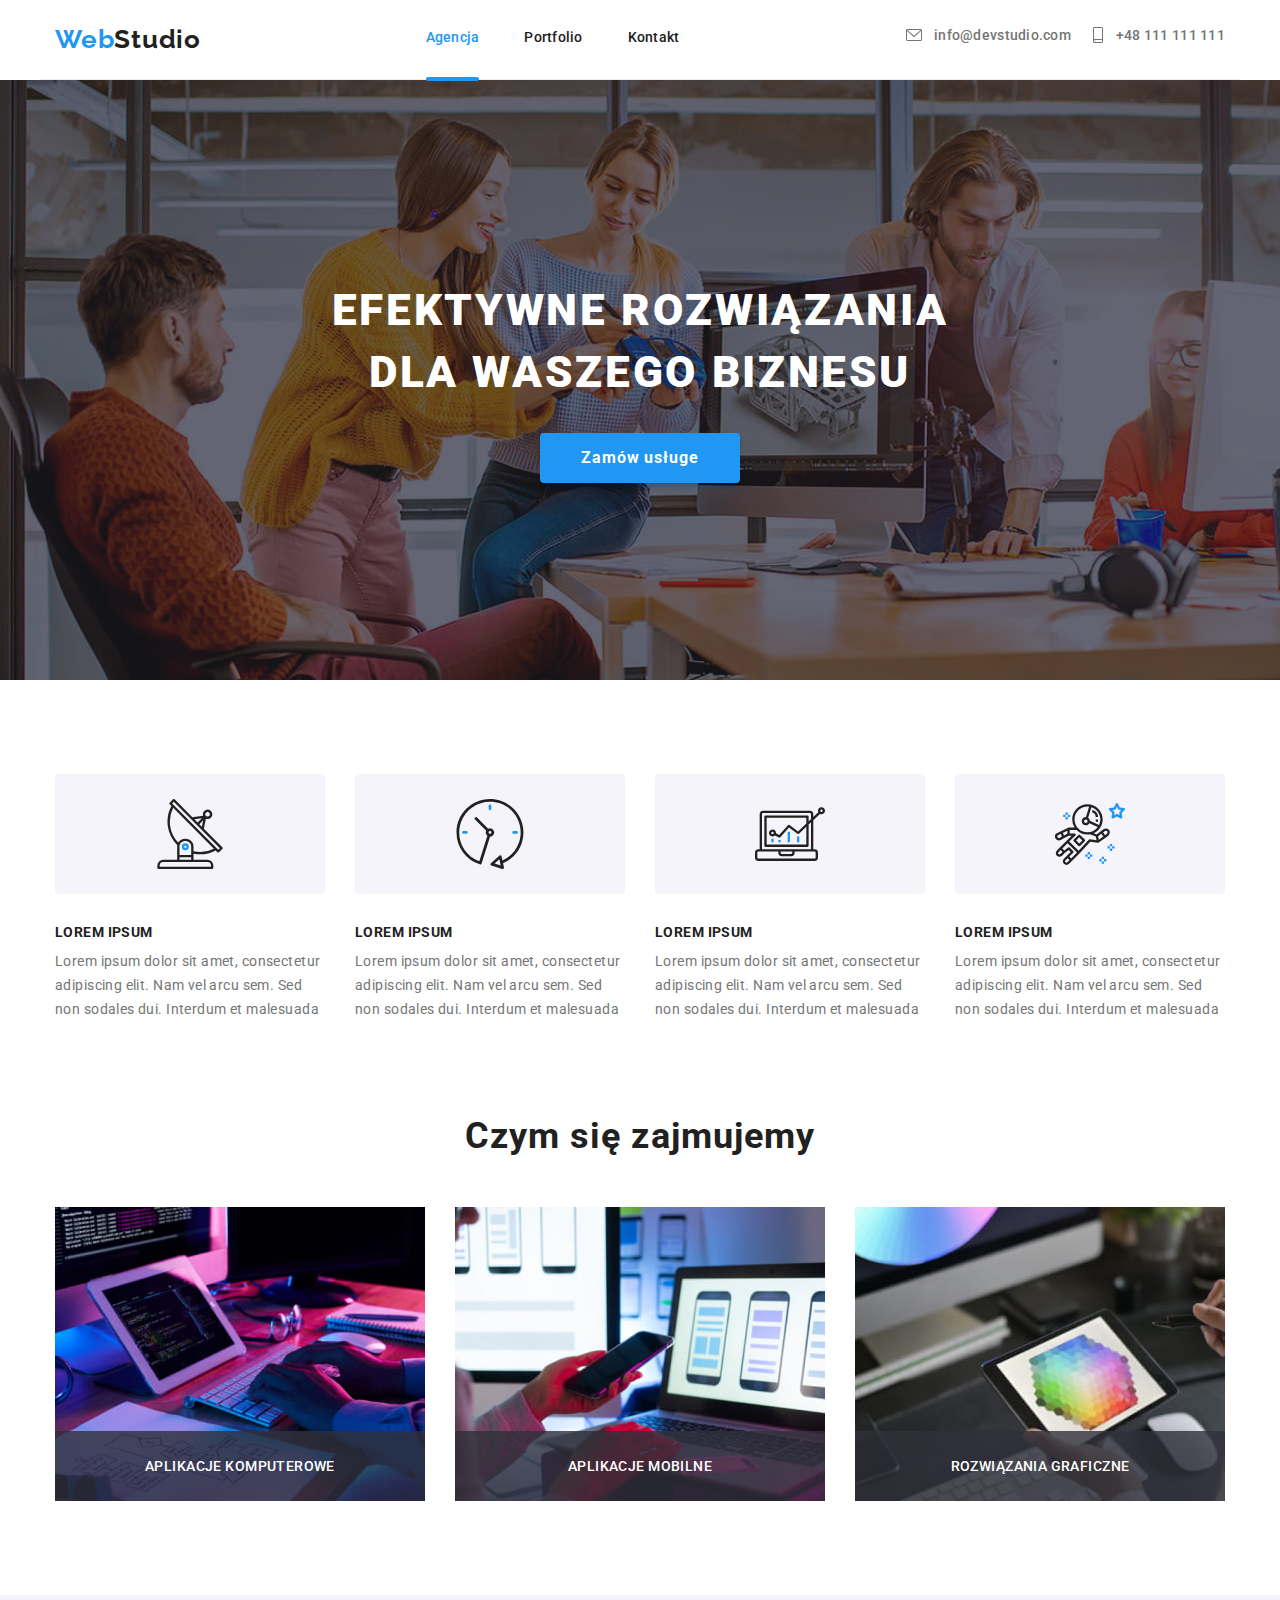
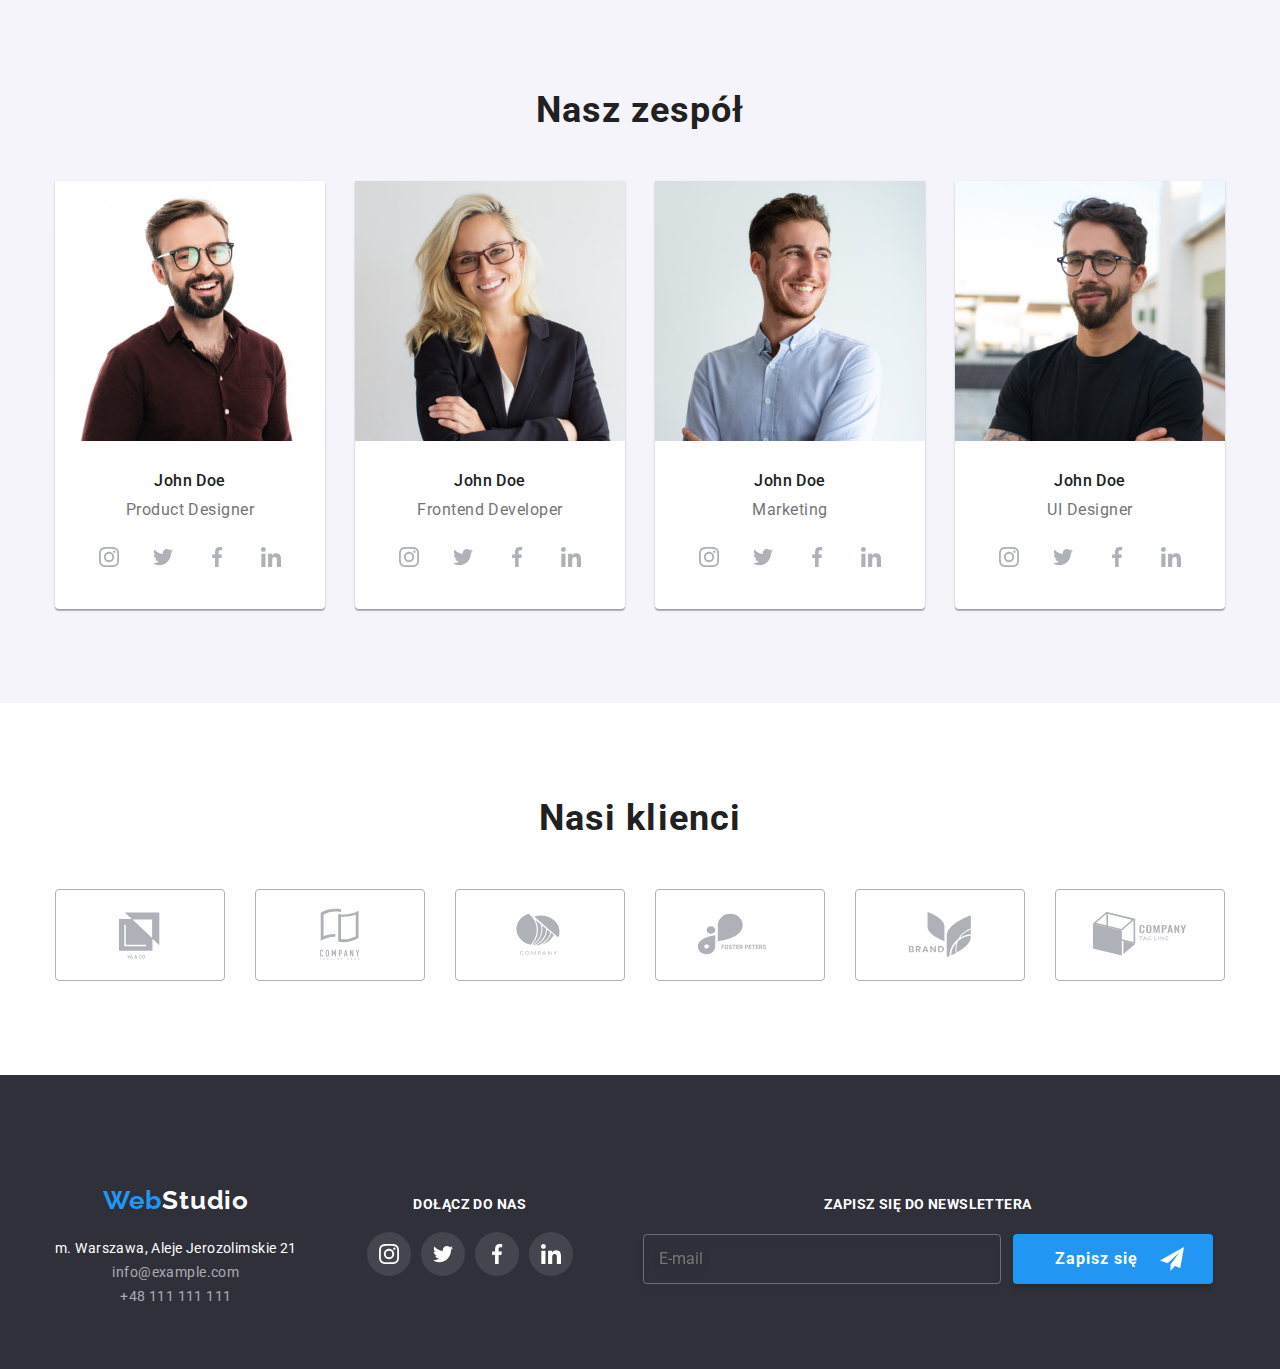
<file: index.html>
<!DOCTYPE html>
<html lang="pl-PL">
  <head>
    <meta charset="UTF-8" />
    <meta http-equiv="X-UA-Compatible" content="IE=edge" />
    <meta name="viewport" content="width=device-width, initial-scale=1.0" />
    <title>Studio</title>
    <link href="css/modern-normalize.css" rel="stylesheet" />
    <link href="css/main.min.css" rel="stylesheet" />
    <link rel="preconnect" href="https://fonts.gstatic.com" />
    <link
      href="https://fonts.googleapis.com/css2?family=Raleway:wght@700&family=Roboto:wght@400;500;700;900&display=swap"
      rel="stylesheet"
    />
  </head>

  <body>
    <header>
      <div class="container header">
        <a class="logo logo__header" href="index.html"
          ><span class="logo__span">Web</span>Studio</a
        >

        <nav class="menu">
          <ul class="menu-list">
            <li class="menu__item">
              <a class="menu__link menu__link--current" href="index.html"
                >Agencja</a
              >
            </li>
            <li class="menu__item">
              <a class="menu__link" href="portfolio.html">Portfolio</a>
            </li>
            <li class="menu__item">
              <a class="menu__link" href="#">Kontakt</a>
            </li>
          </ul>
        </nav>
        <ul class="contacts">
          <li class="contacts__item">
            <a class="contacts__link" href="mailto:info@devstudio.com"
              ><svg class="contacts__icon icon" width="20px" height="16px">
                <use href="images/icons/icons.svg#icon-envelope"></use></svg
              >info@devstudio.com</a
            >
          </li>
          <li class="contacts__item">
            <a class="contacts__link" href="tel:+48111111111">
              <svg class="contacts__icon icon" width="16px" height="16px">
                <use href="images/icons/icons.svg#icon-smartphone"></use>
              </svg>
              +48 111 111 111</a
            >
          </li>
        </ul>
        <button mobile-menu-open type="button" class="icon-menu__button">
          <svg class="icon-menu icon" width="24" height="16">
            <use href="images/icons/icons.svg#icon-menu"></use>
          </svg>
        </button>
      </div>

      <div mobile-menu class="mobile-menu mobile-menu--is-hidden">
        <div mobile-menu-close class="icon-close__border">
          <svg class="icon-close icon" width="11" height="11">
            <use href="images/icons/icons.svg#icon-close"></use>
          </svg>
        </div>
        <ul class="menu-list">
          <li class="menu__item">
            <a class="menu__link menu__link--current" href="index.html"
              >Agencja</a
            >
          </li>
          <li class="menu__item">
            <a class="menu__link" href="portfolio.html">Portfolio</a>
          </li>
          <li class="menu__item">
            <a class="menu__link" href="#">Kontakt</a>
          </li>
        </ul>
        <ul class="mobile-contacts">
          <li class="contacts__item">
            <a class="contacts__link contacts__link--accent" href="tel:+48111111111">
              +48 111 111 111</a
            >
          </li>
          <li class="contacts__item">
            <a class="contacts__link" href="mailto:info@devstudio.com">
              info@devstudio.com</a
            >
          </li>
        </ul>
        <ul class="mobile-social">
          <li class="mobile-social__item">
            <a href="" class="mobile-social__link">Instagram</a></li>
          <li class="mobile-social__item">
            <a href="" class="mobile-social__link">Twitter</a></li>
          <li class="mobile-social__item">
            <a href="" class="mobile-social__link">Facebook</a></li>
          <li class="mobile-social__item">
            <a href="" class="mobile-social__link">LinkedIn</a></li>
        </ul>
      </div>
    </header>

    <main>
      <!-- SEKCJA "HERO" -->

      <section class="hero section">
        <h1 class="hero__title">
          EFEKTYWNE ROZWIĄZANIA <br />
          DLA WASZEGO BIZNESU
        </h1>
        <button data-modal-open class="btn" type="button">Zamów usługe</button>
      </section>

      <!-- OKNO MODALNE -->

      <div data-modal class="modal--is-hidden modal">
        <div class="modal__content">
          <div data-modal-close class="icon-close__border">
            <svg class="icon-close icon" width="11" height="11">
              <use href="images/icons/icons.svg#icon-close"></use>
            </svg>
          </div>
          <h3 class="modal-form__title">
            Zostaw swoje dane w formularzu poniżej
          </h3>
          <form class="modal-form">
            <div>
              <label class="modal-form__label" for="user-name">Imię</label>
              <div class="modal-form__input-container">
                <svg class="modal-form__icon icon" width="12" height="12">
                  <use href="images/icons/icons.svg#icon-form-name"></use>
                </svg>
                <input
                  id="user-name"
                  type="text"
                  name="UserName"
                  class="modal-form__input"
                  required
                />
              </div>
            </div>

            <div>
              <label class="modal-form__label" for="user-tel">Telefon</label>
              <div class="modal-form__input-container">
                <svg class="modal-form__icon icon" width="13" height="13">
                  <use href="images/icons/icons.svg#icon-form-tel"></use>
                </svg>
                <input
                  id="user-tel"
                  type="tel"
                  name="UserPhoneNumber"
                  class="modal-form__input"
                  required
                />
              </div>
            </div>

            <div>
              <label class="modal-form__label" for="user-email">Email</label>
              <div class="modal-form__input-container">
                <svg class="modal-form__icon icon" width="15" height="12">
                  <use href="images/icons/icons.svg#icon-form-envelope"></use>
                </svg>
                <input
                  id="user-email"
                  type="email"
                  name="UserEmailAdress"
                  class="modal-form__input"
                  required
                />
              </div>
            </div>

            <div>
              <label class="modal-form__label" for="user-comment"
                >Komentarz</label
              >
              <div class="modal-form__input-container">
                <textarea
                  id="user-comment"
                  rows="5"
                  name="UserComments"
                  class="modal-form__input"
                  placeholder="Wprowadź tekst"
                ></textarea>
              </div>
            </div>

            <div class="modal-form__checkbox-container">
              <input
                id="regulations"
                type="checkbox"
                name="PrivacyPolicyAgreement"
                class="modal-form__chkbox"
                required
              />
              <label for="regulations" class="modal-form__chkbox-label"
                >Oświadczam iż akceptuję
                <a class="modal-form__chkbox-link" href="#">Regulamin</a> i
                <a class="modal-form__chkbox-link" href="#"
                  >Politykę Prywatności.</a
                ></label
              >
            </div>

            <button type="submit" class="modal-form__btn btn">Wyślij</button>
          </form>
        </div>
      </div>

      <!-- NASZE ATUTY -->

      <section>
        <div class="container advantages">
          <ul class="advantages__list">
            <li class="advantages__item">
              <div class="advantages__icon-background">
                <svg class="advantages__icon" width="70" height="70">
                  <use href="images/icons/icons.svg#icon-antenna-1"></use>
                </svg>
              </div>
              <h3 class="advantages__title">LOREM IPSUM</h3>
              <p class="advantages__text">
                Lorem ipsum dolor sit amet, consectetur adipiscing elit. Nam vel
                arcu sem. Sed non sodales dui. Interdum et malesuada
              </p>
            </li>
            <li class="advantages__item">
              <div class="advantages__icon-background">
                <svg class="advantages__icon" width="70" height="70">
                  <use href="images/icons/icons.svg#icon-clock-1"></use>
                </svg>
              </div>
              <h3 class="advantages__title">LOREM IPSUM</h3>
              <p class="advantages__text">
                Lorem ipsum dolor sit amet, consectetur adipiscing elit. Nam vel
                arcu sem. Sed non sodales dui. Interdum et malesuada
              </p>
            </li>
            <li class="advantages__item">
              <div class="advantages__icon-background">
                <svg class="advantages__icon" width="70" height="70">
                  <use href="images/icons/icons.svg#icon-diagram-1"></use>
                </svg>
              </div>
              <h3 class="advantages__title">LOREM IPSUM</h3>
              <p class="advantages__text">
                Lorem ipsum dolor sit amet, consectetur adipiscing elit. Nam vel
                arcu sem. Sed non sodales dui. Interdum et malesuada
              </p>
            </li>
            <li class="advantages__item">
              <div class="advantages__icon-background">
                <svg class="advantages__icon" width="70" height="70">
                  <use href="images/icons/icons.svg#icon-astronaut-1"></use>
                </svg>
              </div>
              <h3 class="advantages__title">LOREM IPSUM</h3>
              <p class="advantages__text">
                Lorem ipsum dolor sit amet, consectetur adipiscing elit. Nam vel
                arcu sem. Sed non sodales dui. Interdum et malesuada
              </p>
            </li>
          </ul>
        </div>
      </section>

      <!--CZYM SIE ZAJMUJEMY-->

      <section class="section activities">
        <div class="container">
          <h2 class="activities__header">Czym się zajmujemy</h2>
          <ul class="activities__list">
            <li class="activities__item">
              <img
                src="images/what-we-do/what-we-do1.jpg"
                alt="dłonie na klawiaturze, programista pisze kod"
                width="370"
                height="294"
              />
              <div class="activities__overlay">
                <p class="activities__text">Aplikacje komputerowe</p>
              </div>
            </li>
            <li class="activities__item">
              <img
                src="images/what-we-do/what-we-do2.jpg"
                alt="dłonie trzymające smartfon, na ekranie laptopa obok widać różne układy ekranu smartfona"
                width="370"
                height="294"
              />
              <div class="activities__overlay">
                <p class="activities__text">Aplikacje MOBILNE</p>
              </div>
            </li>
            <li class="activities__item">
              <img
                src="images/what-we-do/what-we-do3.jpg"
                alt="w jednej ręce tablet graficzny, w drugiej rysik. na ekranie tabletu widać paletę kolorów"
                width="370"
                height="294"
              />
              <div class="activities__overlay">
                <p class="activities__text">Rozwiązania graficzne</p>
              </div>
            </li>
          </ul>
        </div>
      </section>

      <!--NASZ ZESPÓŁ-->

      <section class="section team">
        <div class="container">
          <h2 class="team__header">Nasz zespół</h2>
          <ul class="team__list">
            <li class="teammate">
              <img
                class="teammate__photo"
                src="images/team/team1.jpg"
                srcset="images/team/team1_900x920.jpg 2x"
                alt="Zdjęcie John Doe"
              />
              <h3 class="teammate__name">John Doe</h3>
              <p class="teammate__spec">Product Designer</p>
              <ul class="social social--teammate">
                <li class="social__item">
                  <a href="#" class="social__link social__link--teammate">
                    <svg class="social__icon icon" width="20px" height="20px">
                      <use
                        href="./images/icons/icons.svg#icon-instagram-1"
                      ></use>
                    </svg>
                  </a>
                </li>
                <li class="social__item">
                  <a href="#" class="social__link social__link--teammate">
                    <svg class="social__icon icon" width="20px" height="20px">
                      <use href="./images/icons/icons.svg#icon-twitter-1"></use>
                    </svg>
                  </a>
                </li>
                <li class="social__item">
                  <a href="#" class="social__link social__link--teammate">
                    <svg class="social__icon icon" width="20px" height="20px">
                      <use
                        href="./images/icons/icons.svg#icon-facebook-1"
                      ></use>
                    </svg>
                  </a>
                </li>
                <li class="social__item">
                  <a href="#" class="social__link social__link--teammate">
                    <svg class="social__icon icon" width="20px" height="20px">
                      <use
                        href="./images/icons/icons.svg#icon-linkedin-1"
                      ></use>
                    </svg>
                  </a>
                </li>
              </ul>
            </li>
            <li class="teammate">
              <img
                class="teammate__photo"
                src="images/team/team2.jpg"
                srcset="images/team/team2_900x920.jpg 2x"
                alt="Zdjęcie John Doe"
              />
              <h3 class="teammate__name">John Doe</h3>
              <p class="teammate__spec">Frontend Developer</p>
              <ul class="social social--teammate">
                <li class="social__item">
                  <a href="#" class="social__link social__link--teammate">
                    <svg class="social__icon icon" width="20px" height="20px">
                      <use
                        href="./images/icons/icons.svg#icon-instagram-1"
                      ></use>
                    </svg>
                  </a>
                </li>
                <li class="social__item">
                  <a href="#" class="social__link social__link--teammate">
                    <svg class="social__icon icon" width="20px" height="20px">
                      <use href="./images/icons/icons.svg#icon-twitter-1"></use>
                    </svg>
                  </a>
                </li>
                <li class="social__item">
                  <a href="#" class="social__link social__link--teammate">
                    <svg class="social__icon icon" width="20px" height="20px">
                      <use
                        href="./images/icons/icons.svg#icon-facebook-1"
                      ></use>
                    </svg>
                  </a>
                </li>
                <li class="social__item">
                  <a href="#" class="social__link social__link--teammate">
                    <svg class="social__icon icon" width="20px" height="20px">
                      <use
                        href="./images/icons/icons.svg#icon-linkedin-1"
                      ></use>
                    </svg>
                  </a>
                </li>
              </ul>
            </li>
            <li class="teammate">
              <img
                class="teammate__photo"
                src="images/team/team3.jpg"
                srcset="images/team/team3_900x920.jpg 2x"
                alt="Zdjęcie John Doe"
              />
              <h3 class="teammate__name">John Doe</h3>
              <p class="teammate__spec">Marketing</p>
              <ul class="social social--teammate">
                <li class="social__item">
                  <a href="#" class="social__link social__link--teammate">
                    <svg class="social__icon icon" width="20px" height="20px">
                      <use
                        href="./images/icons/icons.svg#icon-instagram-1"
                      ></use>
                    </svg>
                  </a>
                </li>
                <li class="social__item">
                  <a href="#" class="social__link social__link--teammate">
                    <svg class="social__icon icon" width="20px" height="20px">
                      <use href="./images/icons/icons.svg#icon-twitter-1"></use>
                    </svg>
                  </a>
                </li>
                <li class="social__item">
                  <a href="#" class="social__link social__link--teammate">
                    <svg class="social__icon icon" width="20px" height="20px">
                      <use
                        href="./images/icons/icons.svg#icon-facebook-1"
                      ></use>
                    </svg>
                  </a>
                </li>
                <li class="social__item">
                  <a href="#" class="social__link social__link--teammate">
                    <svg class="social__icon icon" width="20px" height="20px">
                      <use
                        href="./images/icons/icons.svg#icon-linkedin-1"
                      ></use>
                    </svg>
                  </a>
                </li>
              </ul>
            </li>
            <li class="teammate">
              <img
                class="teammate__photo"
                src="images/team/team4.jpg"
                srcset="images/team/team4_900x920.jpg 2x"
                alt="Zdjęcie John Doe"
              />
              <h3 class="teammate__name">John Doe</h3>
              <p class="teammate__spec">UI Designer</p>
              <ul class="social social--teammate">
                <li class="social__item">
                  <a href="#" class="social__link social__link--teammate">
                    <svg class="social__icon icon" width="20px" height="20px">
                      <use
                        href="./images/icons/icons.svg#icon-instagram-1"
                      ></use>
                    </svg>
                  </a>
                </li>
                <li class="social__item">
                  <a href="#" class="social__link social__link--teammate">
                    <svg class="social__icon icon" width="20px" height="20px">
                      <use href="./images/icons/icons.svg#icon-twitter-1"></use>
                    </svg>
                  </a>
                </li>
                <li class="social__item">
                  <a href="#" class="social__link social__link--teammate">
                    <svg class="social__icon icon" width="20px" height="20px">
                      <use
                        href="./images/icons/icons.svg#icon-facebook-1"
                      ></use>
                    </svg>
                  </a>
                </li>
                <li class="social__item">
                  <a href="#" class="social__link social__link--teammate">
                    <svg class="social__icon icon" width="20px" height="20px">
                      <use
                        href="./images/icons/icons.svg#icon-linkedin-1"
                      ></use>
                    </svg>
                  </a>
                </li>
              </ul>
            </li>
          </ul>
        </div>
      </section>

      <!-- NASI KLIENCI-->
      <section class="section">
        <div class="container">
          <h2>Nasi klienci</h2>
          <ul class="clients">
            <li class="clients__item">
              <a href="" class="clients__link">
                <svg class="clients__icon icon">
                  <use href="./images/icons/icons.svg#icon-Logo-1"></use></svg
              ></a>
            </li>
            <li class="clients__item">
              <a href="" class="clients__link">
                <svg class="clients__icon icon">
                  <use href="./images/icons/icons.svg#icon-Logo-2"></use></svg
              ></a>
            </li>
            <li class="clients__item">
              <a href="" class="clients__link">
                <svg class="clients__icon icon">
                  <use href="./images/icons/icons.svg#icon-Logo-3"></use></svg
              ></a>
            </li>
            <li class="clients__item">
              <a href="" class="clients__link">
                <svg class="clients__icon icon">
                  <use href="./images/icons/icons.svg#icon-Logo-4"></use></svg
              ></a>
            </li>
            <li class="clients__item">
              <a href="" class="clients__link">
                <svg class="clients__icon icon">
                  <use href="./images/icons/icons.svg#icon-Logo-5"></use></svg
              ></a>
            </li>
            <li class="clients__item">
              <a href="" class="clients__link">
                <svg class="clients__icon icon">
                  <use href="./images/icons/icons.svg#icon-Logo-6"></use></svg
              ></a>
            </li>
          </ul>
        </div>
      </section>
    </main>

    <footer class="footer">
      <div class="container">
        <ul class="footer__list">
          <li class="footer__item">
            <a class="logo logo__footer" href="index.html"
              ><span class="logo__span">Web</span>Studio</a
            >
            <address class="address">
              <ul class="address__list">
                <li class="address__item">
                  <a
                    class="address__link address__link--location"
                    href="https://goo.gl/maps/zoSWpyuoha8AXsmT8"
                    target="_blank"
                    >m. Warszawa, Aleje Jerozolimskie 21
                  </a>
                </li>
                <li class="address__item">
                  <a class="address__link" href="mailto:info@example.com"
                    >info@example.com</a
                  >
                </li>
                <li class="address__item">
                  <a class="address__link" href="tel:+48111111111"
                    >+48 111 111 111</a
                  >
                </li>
              </ul>
            </address>
          </li>
          <li class="footer__item">
            <p class="social__join-us">dołącz do nas</p>
            <ul class="social social--footer">
              <li class="social__item">
                <a href="#" class="social__link">
                  <svg class="social__icon icon" width="20px" height="20px">
                    <use href="./images/icons/icons.svg#icon-instagram-1"></use>
                  </svg>
                </a>
              </li>
              <li class="social__item">
                <a href="#" class="social__link">
                  <svg class="social__icon icon" width="20px" height="20px">
                    <use href="./images/icons/icons.svg#icon-twitter-1"></use>
                  </svg>
                </a>
              </li>
              <li class="social__item">
                <a href="#" class="social__link">
                  <svg class="social__icon icon" width="20px" height="20px">
                    <use href="./images/icons/icons.svg#icon-facebook-1"></use>
                  </svg>
                </a>
              </li>
              <li class="social__item">
                <a href="#" class="social__link">
                  <svg class="social__icon icon" width="20px" height="20px">
                    <use href="./images/icons/icons.svg#icon-linkedin-1"></use>
                  </svg>
                </a>
              </li>
            </ul>
          </li>
          <li class="footer__item">
            <form class="newsletter">
              <label for="nletter" class="newsletter__title"
                >Zapisz się do newslettera</label
              >
              <div class="newsletter__input-container">
                <input
                  id="nletter"
                  type="email"
                  class="newsletter__input"
                  placeholder="E-mail"
                />
                <button type="submit" class="newsletter__btn btn">
                  Zapisz się
                  <svg class="icon" width="24" height="24">
                    <use href="./images/icons/icons.svg#icon-send"></use>
                  </svg>
                </button>
              </div>
            </form>
          </li>
        </ul>
      </div>
    </footer>
    <script src="./js/modal.js"></script>
    <script src="./js/mobile-menu.js"></script>
  </body>
</html>
</file>
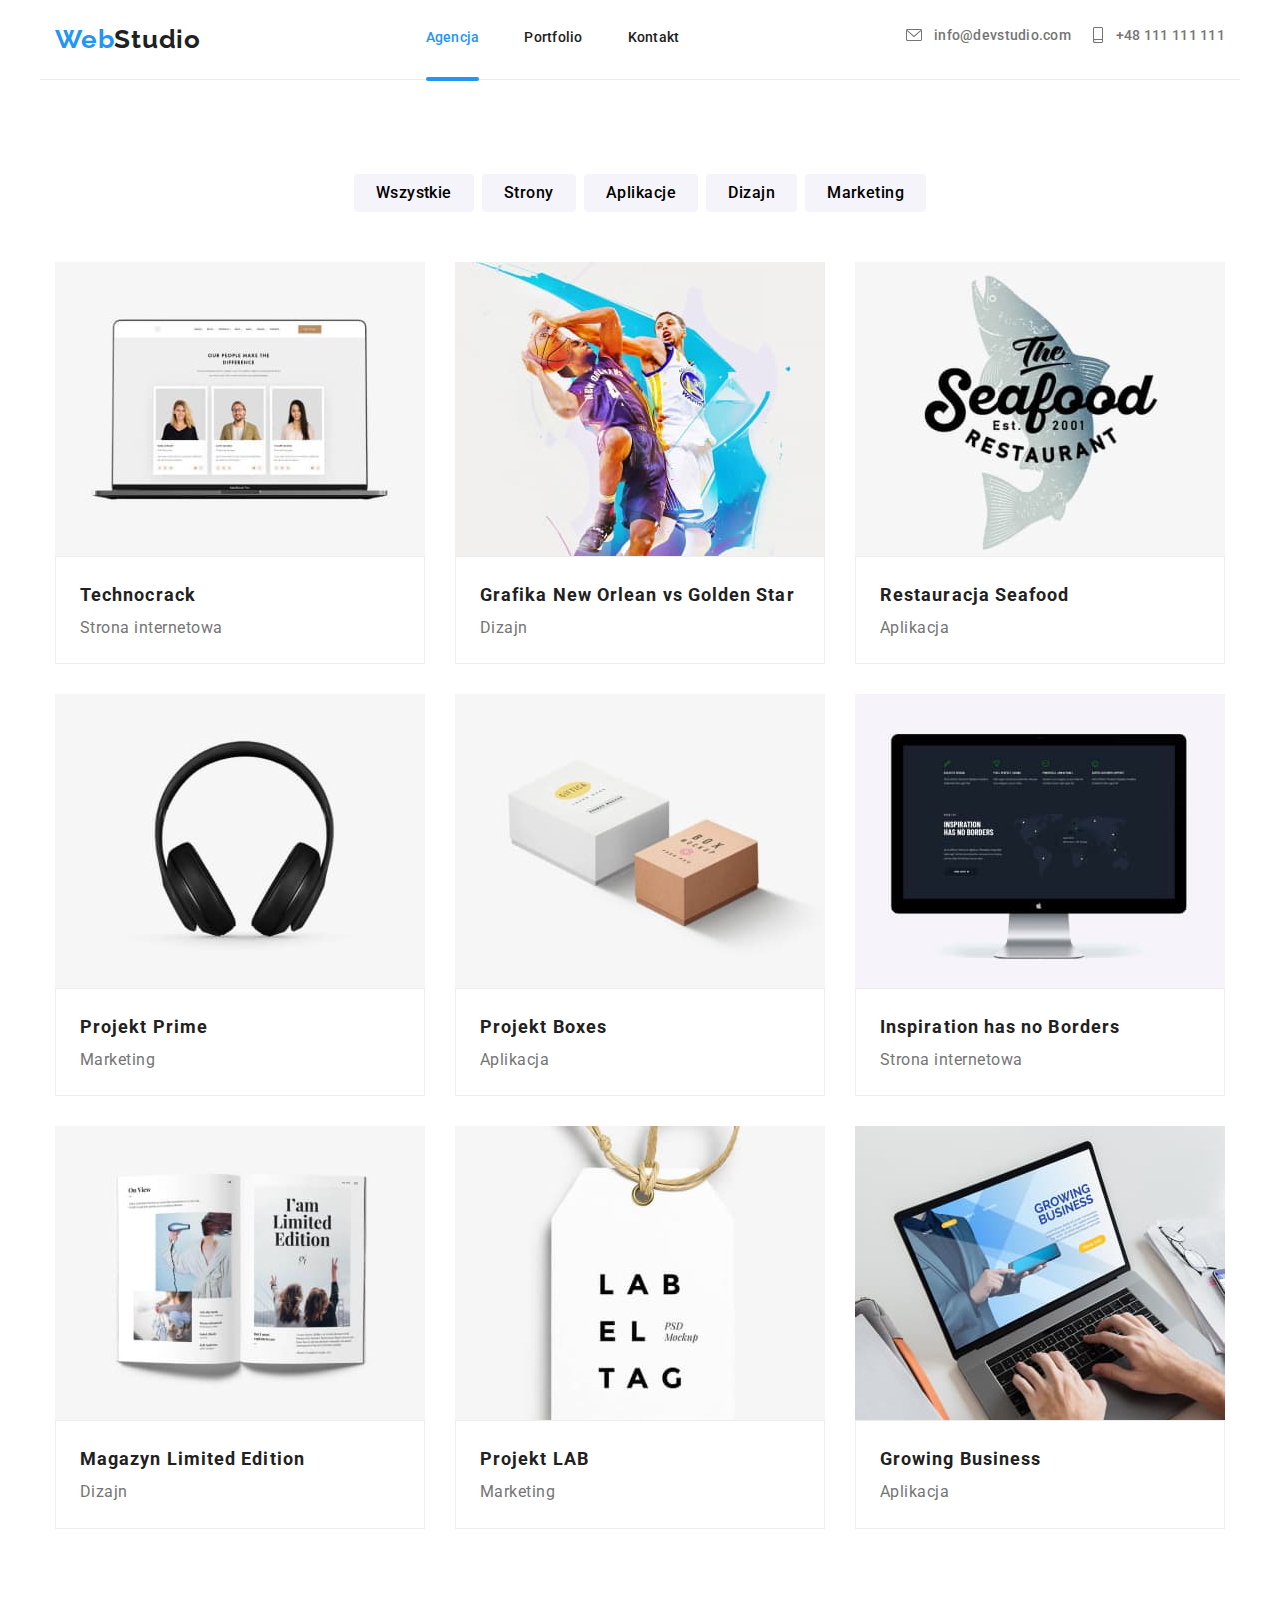
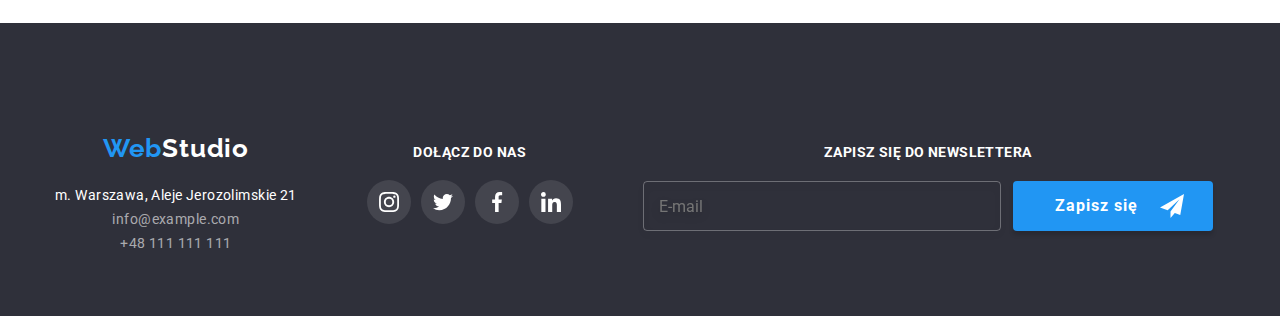
<file: portfolio.html>
<!DOCTYPE html>
<html lang="pl-PL">
  <head>
    <meta charset="UTF-8" />
    <meta http-equiv="X-UA-Compatible" content="IE=edge" />
    <meta name="viewport" content="width=device-width, initial-scale=1.0" />
    <title>Studio</title>
    <link href="css/modern-normalize.css" rel="stylesheet" />
    <link href="css/main.min.css" rel="stylesheet" />
    <link rel="preconnect" href="https://fonts.gstatic.com" />
    <link
      href="https://fonts.googleapis.com/css2?family=Raleway:wght@700&family=Roboto:wght@400;500;700;900&display=swap"
      rel="stylesheet"
    />
  </head>

  <body>
    <header>
      <div class="container header">
        <a class="logo logo__header" href="index.html"
          ><span class="logo__span">Web</span>Studio</a
        >

        <nav class="menu">
          <ul class="menu-list">
            <li class="menu__item">
              <a class="menu__link menu__link--current" href="index.html"
                >Agencja</a
              >
            </li>
            <li class="menu__item">
              <a class="menu__link" href="portfolio.html">Portfolio</a>
            </li>
            <li class="menu__item">
              <a class="menu__link" href="#">Kontakt</a>
            </li>
          </ul>
        </nav>
        <ul class="contacts">
          <li class="contacts__item">
            <a class="contacts__link" href="mailto:info@devstudio.com"
              ><svg class="contacts__icon icon" width="20px" height="16px">
                <use href="images/icons/icons.svg#icon-envelope"></use></svg
              >info@devstudio.com</a
            >
          </li>
          <li class="contacts__item">
            <a class="contacts__link" href="tel:+48111111111">
              <svg class="contacts__icon icon" width="16px" height="16px">
                <use href="images/icons/icons.svg#icon-smartphone"></use>
              </svg>
              +48 111 111 111</a
            >
          </li>
        </ul>
        <button mobile-menu-open type="button" class="icon-menu__button">
          <svg class="icon-menu icon" width="24" height="16">
            <use href="images/icons/icons.svg#icon-menu"></use>
          </svg>
        </button>
      </div>

      <div mobile-menu class="mobile-menu mobile-menu--is-hidden">
        <div mobile-menu-close class="icon-close__border">
          <svg class="icon-close icon" width="11" height="11">
            <use href="images/icons/icons.svg#icon-close"></use>
          </svg>
        </div>
        <ul class="menu-list">
          <li class="menu__item">
            <a class="menu__link" href="index.html"
              >Agencja</a
            >
          </li>
          <li class="menu__item">
            <a class="menu__link menu__link--current" href="portfolio.html">Portfolio</a>
          </li>
          <li class="menu__item">
            <a class="menu__link" href="#">Kontakt</a>
          </li>
        </ul>
        <ul class="mobile-contacts">
          <li class="contacts__item">
            <a class="contacts__link contacts__link--accent" href="tel:+48111111111">
              +48 111 111 111</a
            >
          </li>
          <li class="contacts__item">
            <a class="contacts__link" href="mailto:info@devstudio.com">
              info@devstudio.com</a
            >
          </li>
        </ul>
        <ul class="mobile-social">
          <li class="mobile-social__item">
            <a href="" class="mobile-social__link">Instagram</a></li>
          <li class="mobile-social__item">
            <a href="" class="mobile-social__link">Twitter</a></li>
          <li class="mobile-social__item">
            <a href="" class="mobile-social__link">Facebook</a></li>
          <li class="mobile-social__item">
            <a href="" class="mobile-social__link">LinkedIn</a></li>
        </ul>
      </div>
    </header>

    <!-- PORTFOLIO -->
    <!-- FILTR -->

    <main>
      <section class="section">
        <div class="container filter">
          <ul class="filter__list">
            <li class="filter__item">
              <button class="filter__button filter__button--small" type="button">Wszystkie</button>
            </li>
            <li class="filter__item">
              <button class="filter__button filter__button--medium" type="button">Strony</button>
            </li>
            <li class="filter__item">
              <button class="filter__button filter__button--big" type="button">Aplikacje</button>
            </li>
            <li class="filter__item">
              <button class="filter__button filter__button--small" type="button">Dizajn</button>
            </li>
            <li class="filter__item">
              <button class="filter__button filter__button--medium" type="button">Marketing</button>
            </li>
          </ul>
        </div>

        <!-- PROJEKTY -->

        <div class="container">
          <ul class="grid">
            <li class="grid__item project">
              <article class="project__item">
                <div class="project__wrapper">
                  <img
                    class="project__photo"
                    src="images/portfolio/portfolio-img1.jpg"
                    srcset="images/portfolio/portfolio-img1_900x588.jpg 2x"
                    alt="Zdjęcie laptopa od frontu, na ekranie widnieje strona intenetowa technocrack"
                  />
                  <div class="project__overlay">
                    <p class="project__info">
                      Technocrack jest popularną platformą wykorzystywaną do
                      rozpowszechniania koronawirusa. Firmy wykorzystują tę
                      platformę do celów szpiegowskich i ataków na
                      niezabezpieczone serwery konkurencji
                    </p>
                  </div>
                </div>
                <div class="project__description">
                  <h3 class="project__title">Technocrack</h3>
                  <p class="project__category">Strona internetowa</p>
                </div>
              </article>
            </li>

            <li class="grid__item project">
              <article class="project__item">
                <div class="project__wrapper">
                  <img
                    class="project__photo"
                    src="images/portfolio/portfolio-img2.jpg"
                    srcset="images/portfolio/portfolio-img2_900x588.jpg 2x"
                    alt="Grafika przedstawiająca dwóch zwodników koszykówki walczących o piłkę w wyskoku"
                  />
                  <div class="project__overlay">
                    <p class="project__info">
                      Technocrack jest popularną platformą wykorzystywaną do
                      rozpowszechniania koronawirusa. Firmy wykorzystują tę
                      platformę do celów szpiegowskich i ataków na
                      niezabezpieczone serwery konkurencji
                    </p>
                  </div>
                </div>
                <div class="project__description">
                  <h3 class="project__title">
                    Grafika New Orlean vs Golden Star
                  </h3>
                  <p class="project__category">Dizajn</p>
                </div>
              </article>
            </li>

            <li class="grid__item project">
              <article class="project__item">
                <div class="project__wrapper">
                  <img
                    class="project__photo"
                    src="images/portfolio/portfolio-img3.jpg"
                    srcset="images/portfolio/portfolio-img3_900x588.jpg 2x"
                    alt="Grafika z rybą i napisem The Seafood Restaurant"
                  />
                  <div class="project__overlay">
                    <p class="project__info">
                      Technocrack jest popularną platformą wykorzystywaną do
                      rozpowszechniania koronawirusa. Firmy wykorzystują tę
                      platformę do celów szpiegowskich i ataków na
                      niezabezpieczone serwery konkurencji
                    </p>
                  </div>
                </div>
                <div class="project__description">
                  <h3 class="project__title">Restauracja Seafood</h3>
                  <p class="project__category">Aplikacja</p>
                </div>
              </article>
            </li>

            <li class="grid__item project">
              <article class="project__item">
              <div class="project__wrapper">
                <img
                  class="project__photo"
                  src="images/portfolio/portfolio-img4.jpg"
                  srcset="images/portfolio/portfolio-img4_900x588.jpg 2x"
                  alt="Na grafice widać słuchawki wokółuszne"
                />
                <div class="project__overlay">
                  <p class="project__info">
                    Technocrack jest popularną platformą wykorzystywaną do
                    rozpowszechniania koronawirusa. Firmy wykorzystują tę
                    platformę do celów szpiegowskich i ataków na
                    niezabezpieczone serwery konkurencji
                  </p>
                </div>
              </div>
              <div class="project__description">
                <h3 class="project__title">Projekt Prime</h3>
                <p class="project__category">Marketing</p>
              </div>
            </article>
            </li>

            <li class="grid__item project">
              <article class="project__item">
              <div class="project__wrapper">
                <img
                  class="project__photo"
                  src="images/portfolio/portfolio-img5.jpg"
                  srcset="images/portfolio/portfolio-img5_900x588.jpg 2x"
                  alt="Na grafice dwa pudełka, jedno większe - białe, drugie mniejsze - brązowe"

                />
                <div class="project__overlay">
                  <p class="project__info">
                    Technocrack jest popularną platformą wykorzystywaną do
                    rozpowszechniania koronawirusa. Firmy wykorzystują tę
                    platformę do celów szpiegowskich i ataków na
                    niezabezpieczone serwery konkurencji
                  </p>
                </div>
              </div>
              <div class="project__description">
                <h3 class="project__title">Projekt Boxes</h3>
                <p class="project__category">Aplikacja</p>
              </div>
            </article>
            </li>

            <li class="grid__item project">
              <article class="project__item">
              <div class="project__wrapper">
                <img
                  class="project__photo"
                  src="images/portfolio/portfolio-img6.jpg"
                  srcset="images/portfolio/portfolio-img6_900x588.jpg 2x"
                  alt="Grafika przedstawia ekran monitora z uruchomioną stroną internetową, na niej - mapa świata i napis inspiration has no borders"
                />
                <div class="project__overlay">
                  <p class="project__info">
                    Technocrack jest popularną platformą wykorzystywaną do
                    rozpowszechniania koronawirusa. Firmy wykorzystują tę
                    platformę do celów szpiegowskich i ataków na
                    niezabezpieczone serwery konkurencji
                  </p>
                </div>
              </div>
              <div class="project__description">
                <h3 class="project__title">
                  Inspiration has no Borders
                </h3>
                <p class="project__category">Strona internetowa</p>
              </div>
            </article>
            </li>

            <li class="grid__item project">
              <article class="project__item">
              <div class="project__wrapper">
                <img
                  class="project__photo"
                  src="images/portfolio/portfolio-img7.jpg"
                  srcset="images/portfolio/portfolio-img7_900x588.jpg 2x"
                  alt="Magazyn otwarty na stronie z dużym nagłówkiem głoszącym I am limited style"
                />
                <div class="project__overlay">
                  <p class="project__info">
                    Technocrack jest popularną platformą wykorzystywaną do
                    rozpowszechniania koronawirusa. Firmy wykorzystują tę
                    platformę do celów szpiegowskich i ataków na
                    niezabezpieczone serwery konkurencji
                  </p>
                </div>
              </div>
              <div class="project__description">
                <h3 class="project__title">
                  Magazyn Limited Edition
                </h3>
                <p class="project__category">Dizajn</p>
              </div>
            </article>
            </li>

            <li class="grid__item project">
              <article class="project__item">
              <div class="project__wrapper">
                <img
                  class="project__photo"
                  src="images/portfolio/portfolio-img8.jpg"
                  srcset="images/portfolio/portfolio-img8_900x588.jpg 2x"
                  alt="Grafika metki odzieżowej z napisem LAB EL TAG"
                />
                <div class="project__overlay">
                  <p class="project__info">
                    Technocrack jest popularną platformą wykorzystywaną do
                    rozpowszechniania koronawirusa. Firmy wykorzystują tę
                    platformę do celów szpiegowskich i ataków na
                    niezabezpieczone serwery konkurencji
                  </p>
                </div>
              </div>
              <div class="project__description">
                <h3 class="project__title">Projekt LAB</h3>
                <p class="project__category">Marketing</p>
              </div>
            </article>
            </li>

            <li class="grid__item project">
              <article class="project__item">
              <div class="project__wrapper">
                <img
                  class="project__photo"
                  src="images/portfolio/portfolio-img9.jpg"
                  srcset="images/portfolio/portfolio-img9_900x588.jpg 2x"
                  alt="Zdjęcie laptopa z uruchoioną aplikacją Growing Business, na klawiaturze dłonie użytkownika"
                />
                <div class="project__overlay">
                  <p class="project__info">
                    Technocrack jest popularną platformą wykorzystywaną do
                    rozpowszechniania koronawirusa. Firmy wykorzystują tę
                    platformę do celów szpiegowskich i ataków na
                    niezabezpieczone serwery konkurencji
                  </p>
                </div>
              </div>
              <div class="project__description">
                <h3 class="project__title">Growing Business</h3>
                <p class="project__category">Aplikacja</p>
              </div>
            </article>
            </li>
          </ul>
        </div>
      </section>
    </main>

    <footer class="footer">
      <div class="container">
        <ul class="footer__list">
          <li class="footer__item">
              <a class="logo logo__footer" href="index.html"
                ><span class="logo__span">Web</span>Studio</a
              >
            <address class="address">
              <ul class="address__list">
                <li class="address__item">
                  <a
                    class="address__link address__link--location"
                    href="https://goo.gl/maps/zoSWpyuoha8AXsmT8"
                    target="_blank"
                    >m. Warszawa, Aleje Jerozolimskie 21
                  </a>
                </li>
                <li class="address__item">
                  <a
                    class="address__link"
                    href="mailto:info@example.com"
                    >info@example.com</a
                  >
                </li>
                <li class="address__item">
                  <a class="address__link" href="tel:+48111111111"
                    >+48 111 111 111</a
                  >
                </li>
              </ul>
            </address>
          </li>
          <li class="footer__item">
            <p class="social__join-us">dołącz do nas</p>
            <ul class="social social--footer">
              <li class="social__item">
                <a href="#" class="social__link">
                  <svg
                    class="social__icon icon"
                    width="20px"
                    height="20px"
                  >
                    <use href="./images/icons/icons.svg#icon-instagram-1"></use>
                  </svg>
                </a>
              </li>
              <li class="social__item">
                <a href="#" class="social__link">
                  <svg
                    class="social__icon icon"
                    width="20px"
                    height="20px"
                  >
                    <use href="./images/icons/icons.svg#icon-twitter-1"></use>
                  </svg>
                </a>
              </li>
              <li class="social__item">
                <a href="#" class="social__link">
                  <svg
                    class="social__icon icon"
                    width="20px"
                    height="20px"
                  >
                    <use href="./images/icons/icons.svg#icon-facebook-1"></use>
                  </svg>
                </a>
              </li>
              <li class="social__item">
                <a href="#" class="social__link">
                  <svg
                    class="social__icon icon"
                    width="20px"
                    height="20px"
                  >
                    <use href="./images/icons/icons.svg#icon-linkedin-1"></use>
                  </svg>
                </a>
              </li>
            </ul>
          </li>
          <li class="footer__item">
            <form class="newsletter">
              <label for="nletter" class="newsletter__title">Zapisz się do newslettera</label>
              <div class="newsletter__input-container">
                <input id="nletter" type="email" class="newsletter__input" placeholder="E-mail" />
                <button type="submit" class="newsletter__btn btn">Zapisz się
                  <svg class="icon" 
                       width="24" 
                       height="24">
                    <use href="./images/icons/icons.svg#icon-send"></use>
                  </svg>
                </button>
              </div>
            </form>
          </li>
        </ul>
      </div>
    </footer>
    <script src="./js/mobile-menu.js"></script>
  </body>
</html>
</file>
<file: css/main.min.css>
body{font-family:Roboto,sans-serif;background-color:#fff;color:#212121}h1,h2,h3,h4,p,ul{margin:0}ul{list-style:none;padding:0}a{text-decoration:none}img{display:block;max-width:100%;height:auto}.container{width:auto;padding:0 15px 0;margin-left:auto;margin-right:auto}@media(min-width: 1200px){.container{width:1200px}}.section{padding:60px 0}@media(min-width: 1200px){.section{padding:94px 0}}.icon{fill:currentColor}.btn{background-color:#2196f3;box-shadow:0px 4px 4px rgba(0,0,0,.15);border-radius:4px;cursor:pointer;font-size:16px;line-height:1.87;color:#fff;text-align:center;letter-spacing:.06em;border:none;width:200px;height:50px;font-weight:bold}.logo{font-family:Raleway,sans-serif;font-weight:700;font-size:26px;line-height:1.2;text-decoration:none;letter-spacing:.03em}.logo__header{color:#212121}.logo__footer{color:#fff}.logo__span{color:#2196f3}h2{font-weight:700;font-size:36px;line-height:1.167;letter-spacing:.03em;text-align:center;margin-bottom:50px}.social{display:flex;align-items:center;justify-content:space-between}.social__link{color:#fff;display:flex;width:44px;height:44px;border-radius:50%;align-items:center;justify-content:center;background-color:rgba(255,255,255,.1)}.social__link:hover,.social__link:focus{background-color:#2196f3;color:#fff;transition:250ms cubic-bezier(0.4, 0, 0.2, 1)}.social__link--teammate{color:#afb1b8}.social__join-us{font-weight:bold;font-size:14px;line-height:1.143;letter-spacing:.03em;color:#fff;text-transform:uppercase;padding-bottom:20px}.social--footer{width:206px;margin:auto}.social--teammate{width:206px;margin:auto}.mobile-social{display:flex;justify-content:space-evenly;margin:0 40px}.mobile-social__link{font-size:18px;color:#2196f3;line-height:1.22;letter-spacing:.02em}.mobile-social__item:not(:first-child){border-left:1px solid rgba(33,33,33,.2);padding-left:10px}.menu__item .menu__link--current{color:#2196f3}.menu__link{font-weight:500;letter-spacing:.02em;text-decoration:none;color:#212121}.menu__link:hover,.menu__link:focus{color:#2196f3;transition:250ms cubic-bezier(0.4, 0, 0.2, 1)}@media(max-width: 600px){.menu{display:none}.menu-list{margin-top:48px;margin-left:40px;margin-bottom:302px}.menu__link{font-size:40px;line-height:1.175}.menu__item{margin-top:32px}}@media(min-width: 601px){.menu-list{display:flex;justify-content:space-between;margin-right:0;width:254px}.menu__link{font-size:14px;line-height:1.143}.menu__link--current::after,.menu__link:hover::after{content:"";background-color:#2196f3;height:4px;width:100%;display:block;border-radius:2px;margin-top:30px;margin-bottom:-30px;transition:250ms cubic-bezier(0.4, 0, 0.2, 1)}}.mobile-contacts{text-align:left;margin-bottom:64px}.contacts__link{color:#757575;display:flex;justify-content:center;align-items:center;font-weight:500;font-size:14px;line-height:1.143;letter-spacing:.02em;text-decoration:none}.contacts__link:hover,.contacts__link:focus{color:#2196f3;transition:250ms cubic-bezier(0.4, 0, 0.2, 1)}.contacts__icon{margin-right:10px}.contacts__icon:hover{fill:#2196f3;transition:250ms cubic-bezier(0.4, 0, 0.2, 1)}@media(max-width: 600px){.contacts{display:none}.contacts__link{display:inline-block;font-size:24px;line-height:1.172;margin-left:40px}.contacts__link--accent{color:#2196f3;font-size:34px;margin-bottom:32px}}@media(min-width: 601px){.contacts__link{justify-content:flex-start}.contacts__item:first-child{margin-bottom:10px}}@media(min-width: 1200px){.contacts{display:flex;width:321px;justify-content:space-between}}.address__list{font-style:normal;font-size:14px;line-height:1.714;letter-spacing:.03em;padding:20px 0 0}.address__link{text-decoration:none;color:rgba(255,255,255,.6)}.address__link--location{color:#fff}.address__link:hover,.address__link:focus{color:#2196f3;transition:250ms cubic-bezier(0.4, 0, 0.2, 1)}.newsletter__title{font-weight:bold;font-size:14px;line-height:1.143;letter-spacing:.03em;color:#fff;text-transform:uppercase}.newsletter__input{width:100%;height:50px;background-color:inherit;border:1px solid rgba(255,255,255,.3);filter:drop-shadow(0px 4px 4px rgba(0, 0, 0, 0.15));border-radius:4px;outline:none;padding:15px}.newsletter__btn{margin:auto;padding-left:20px;display:flex;justify-content:space-evenly;align-items:center}@media(min-width: 320px)and (max-width: 1199px){.newsletter__input{margin-bottom:20px;margin-top:20px}}@media(min-width: 481px){.newsletter__input{width:450px}}@media(min-width: 1200px){.newsletter__input{width:358px}.newsletter__input-container{margin-top:20px;display:flex}.newsletter__btn{margin-left:12px}}.modal{position:fixed;z-index:2;top:0;left:0;background-color:rgba(0,0,0,.2);height:100%;width:100%;display:flex;justify-content:center;align-items:center;visibility:visible;transition-property:opacity,visibility;transition-duration:300ms;transition-timing-function:linear;padding:15px}.modal__content{position:relative;max-width:528px;background:#fff;box-shadow:0px 1px 3px rgba(0,0,0,.12),0px 1px 1px rgba(0,0,0,.14),0px 2px 1px rgba(0,0,0,.2);border-radius:4px;padding:40px}.modal--is-hidden{opacity:0;visibility:hidden;pointer-events:none}.icon-close__border{position:absolute;top:8px;right:8px;display:flex;align-items:center;justify-content:center;width:30px;height:30px;background:#fff;border:1px solid rgba(0,0,0,.1);border-radius:50%;margin-left:482px;cursor:pointer;color:#000}.icon-close__border__border:hover,.icon-close__border__border:focus{color:#2196f3;transition:250ms cubic-bezier(0.4, 0, 0.2, 1)}.modal-form{display:flex;flex-direction:column}.modal-form__title{font-weight:500;font-size:20px;line-height:1.15;text-align:center;letter-spacing:.03em;margin-bottom:12px}.modal-form__label{font-size:12px;line-height:1.667;letter-spacing:.01em;color:#757575}.modal-form__input{border:none;resize:none;display:block;width:100%}.modal-form__input-container{display:flex;align-items:center;justify-content:flex-start;border:1px solid rgba(33,33,33,.2);border-radius:4px;min-height:40px;padding:12px 15px;margin-bottom:10px}.modal-form__input-container:focus-within{border-color:#2196f3;color:#2196f3;transition:250ms cubic-bezier(0.4, 0, 0.2, 1)}.modal-form__input:focus{outline:none;transition:250ms cubic-bezier(0.4, 0, 0.2, 1)}.modal-form__input::-moz-placeholder{font-size:12px;line-height:14px;letter-spacing:.01em;color:rgba(117,117,117,.5)}.modal-form__input:-ms-input-placeholder{font-size:12px;line-height:14px;letter-spacing:.01em;color:rgba(117,117,117,.5)}.modal-form__input::placeholder{font-size:12px;line-height:14px;letter-spacing:.01em;color:rgba(117,117,117,.5)}.modal-form__icon{margin-right:15px}.modal-form__chkbox{width:1em;height:1em;margin-right:7px;border:1px solid #212121;border-radius:2px;-webkit-appearance:none;-moz-appearance:none;appearance:none;background-size:contain;background-position:center;background-repeat:no-repeat;cursor:pointer;transition:250ms cubic-bezier(0.4, 0, 0.2, 1)}.modal-form__chkbox-container{display:flex;justify-content:center;align-items:center}.modal-form__chkbox-label{font-size:14px;line-height:1.71;letter-spacing:.03em;color:#757575}.modal-form__chkbox:checked{background-image:url(../images/icons/checkbox.svg);background-color:#2196f3;border-color:#2196f3;transition:250ms cubic-bezier(0.4, 0, 0.2, 1)}.modal-form__chkbox-link{color:#2196f3}.modal-form__btn{align-self:center;margin-top:30px}.teammate{background-color:#fff;box-shadow:0px 1px 3px rgba(0,0,0,.12),0px 1px 1px rgba(0,0,0,.14),0px 2px 1px rgba(0,0,0,.2);border-radius:0px 0px 4px 4px;text-align:center;padding-bottom:30px}.teammate__photo{display:block;width:100%;max-width:450px}.teammate__name{font-weight:500;margin-top:30px;margin-bottom:10px}.teammate__name,.teammate__spec{font-size:16px;line-height:1.187;letter-spacing:.03em}.teammate__spec{color:#757575;margin-bottom:16px}@media(max-width: 960px){.teammate{margin-top:30px}}@media(min-width: 481px)and (max-width: 960px){.teammate{flex-basis:calc(100%/2 - 30px);margin-left:30px}}@media(min-width: 961px){.teammate:not(:first-child){margin-left:30px}.teammate__photo{max-width:270px;max-height:260px}}.filter__list{display:flex;flex-wrap:wrap;margin-bottom:40px;margin-left:-8px}.filter__item{margin-left:8px;text-align:center}.filter__button{background-color:#f5f4fa;border-radius:4px;font-weight:500;width:100%;font-size:16px;line-height:1.6;letter-spacing:.03em;cursor:pointer;border:none;padding:6px 0px}.filter__button:hover,.filter__button:focus{background-color:#2196f3;color:#fff;box-shadow:0px 3px 1px rgba(0,0,0,.1),0px 1px 2px rgba(0,0,0,.08),0px 2px 2px rgba(0,0,0,.12);transition:250ms cubic-bezier(0.4, 0, 0.2, 1)}@media(min-width: 420px)and (max-width: 480px){.filter__item{flex-basis:calc(100%/3 - 8px)}.filter__item:nth-child(n+4){margin-top:15px}.filter__list{margin-right:58px}}@media(min-width: 481px){.filter__button{width:100%;padding:6px 22px}}@media(min-width: 768px){.filter__list{margin-bottom:50px;justify-content:center}}.project{margin-top:30px}.project__wrapper{position:relative;overflow:hidden}.project__photo{display:block;width:100%;height:auto}.project__overlay{position:absolute;top:0;left:0;width:100%;height:100%;background-color:rgba(33,150,243,.9);transform:translateY(101%);transition:250ms cubic-bezier(0.4, 0, 0.2, 1)}.project__info{font-size:18px;line-height:1.56;letter-spacing:.03em;color:#fff;padding:49px 25px}.project__description{padding:20px 24px;border:1px solid #eee}.project__title{font-weight:700;font-size:18px;line-height:2;letter-spacing:.06em}.project__category{font-size:16px;line-height:1.9;letter-spacing:.03em;color:#757575}.project:hover{box-shadow:0px 1px 1px rgba(0,0,0,.12),0px 4px 4px rgba(0,0,0,.06),1px 4px 6px rgba(0,0,0,.16);cursor:pointer;transition:250ms cubic-bezier(0.4, 0, 0.2, 1)}.project:hover .project__overlay{transform:translateX(0)}@media(min-width: 481px){.project{flex-basis:calc(100% / 2 - 30px)}}@media(min-width: 769px){.project{flex-basis:calc(100% / 3 - 30px)}}.icon-menu__button{padding:0;border:none}.icon-menu:hover,.icon-menu:focus{color:#2196f3}@media(min-width: 601px){.icon-menu__button{display:none}}.mobile-menu{position:fixed;z-index:2;top:0;left:0;width:100%;height:100%;background-color:#fff;transition-property:opacity,visibility;transition-duration:300ms;transition-timing-function:linear}.mobile-menu--is-hidden{opacity:0;visibility:hidden;pointer-events:none}.header{height:60px;display:flex;align-items:center;justify-content:space-between;border-bottom:1px solid #ececec}@media(min-width: 481px){.header{height:80px}}.footer{background-color:#2f303a;padding-top:60px;padding-bottom:60px;text-align:center}.footer__item:not(:first-child){margin-top:60px}@media(min-width: 481px)and (max-width: 1199px){.footer__list{display:flex;flex-wrap:wrap;align-items:baseline;justify-content:space-evenly}}@media(min-width: 1200px){.footer__list{display:flex;align-items:baseline}.footer__item:not(:first-child){padding-left:70px}}.hero{background:linear-gradient(rgba(47, 48, 58, 0.4), rgba(47, 48, 58, 0.4)),url(../images/background/mobile_background_480x400.jpg);height:400px;max-width:1600px;text-align:center;padding-top:118px;margin:auto}.hero__title{font-weight:900;font-size:26px;line-height:1.615;color:#fff;letter-spacing:.06em;text-transform:uppercase;margin-bottom:30px}@media(min-device-pixel-ratio: 2),(-webkit-min-device-pixel-ratio: 2),(min-resolution: 192dpi),(min-resolution: 2dppx){.hero{background:linear-gradient(rgba(47, 48, 58, 0.4), rgba(47, 48, 58, 0.4)),url(../images/background/mobile_background_960x800.jpg);background-size:cover}}@media(min-width: 481px)and (max-width: 768px){.hero{background:linear-gradient(rgba(47, 48, 58, 0.4), rgba(47, 48, 58, 0.4)),url(../images/background/tablet_background_768x400.jpg)}}@media(min-width: 481px)and (max-width: 768px)and (min-device-pixel-ratio: 2),(min-width: 481px)and (max-width: 768px)and (-webkit-min-device-pixel-ratio: 2),(min-width: 481px)and (max-width: 768px)and (min-resolution: 192dpi),(min-width: 481px)and (max-width: 768px)and (min-resolution: 2dppx){.hero{background:linear-gradient(rgba(47, 48, 58, 0.4), rgba(47, 48, 58, 0.4)),url(../images/background/tablet_background_1536x800.jpg);background-size:cover}}@media(min-width: 769px){.hero{background:linear-gradient(rgba(47, 48, 58, 0.4), rgba(47, 48, 58, 0.4)),url(../images/background/desktop_background_1600x600.jpg);height:600px;padding-top:200px}.hero__title{font-size:44px;line-height:1.4}}@media(min-width: 769px)and (min-device-pixel-ratio: 2),(min-width: 769px)and (-webkit-min-device-pixel-ratio: 2),(min-width: 769px)and (min-resolution: 192dpi),(min-width: 769px)and (min-resolution: 2dppx){.hero{background:linear-gradient(rgba(47, 48, 58, 0.4), rgba(47, 48, 58, 0.4)),url(../images/background/desktop_background_3200x1200.jpg);background-size:cover}}.advantages__list{padding-top:60px}.adavantages__item{display:block;margin:15px}.advantages__title{font-weight:700;line-height:1.143;text-transform:uppercase;margin-bottom:10px}.advantages__title,.advantages__text{font-size:14px;letter-spacing:.03em}.advantages__text{line-height:1.7;color:#757575;width:100%}.advantages__icon{display:block}.advantages__icon-background{width:100%;height:120px;background-color:#f5f4fa;display:flex;align-items:center;justify-content:center;margin-bottom:30px;border-radius:4px}@media(min-width: 481px)and (max-width: 960px){.advantages__list{display:flex;flex-wrap:wrap;justify-content:space-between;margin-left:-30px;margin-top:-30px}.advantages__item{flex-basis:calc(100%/2 - 30px);margin-left:30px;margin-top:30px}}@media(min-width: 960px){.advantages__list{max-width:1200px;display:flex;justify-content:space-between;padding-top:94px}.advantages__item{max-width:270px}.advantages__item:not(:first-child){margin-left:30px}}.activities__list{display:flex;justify-content:space-between}.activities__item{position:relative}.activities__overlay{position:absolute;width:100%;height:70px;top:224px;left:0;background:linear-gradient(rgba(47, 48, 58, 0.8), rgba(47, 48, 58, 0.8));padding-top:27px}.activities__text{text-align:center;text-transform:uppercase;color:#fff;font-weight:500;font-size:14px;line-height:1.143;letter-spacing:.03em}@media(max-width: 1199px){.activities{display:none}}.team{background-color:#f5f4fa}@media(min-width: 481px)and (max-width: 960px){.team__list{display:flex;flex-wrap:wrap;justify-content:space-between;margin-left:-30px;margin-top:-30px}}@media(min-width: 961px){.team__list{display:flex;justify-content:space-between}}.clients__link{display:flex;justify-content:center;align-items:center;height:92px;border:1px solid #afb1b8;border-radius:4px;color:#afb1b8}.clients__link:hover,.clients__link:focus{border-color:#2196f3;color:#2196f3;transition:250ms cubic-bezier(0.4, 0, 0.2, 1)}.clients__icon{width:106px;height:60px}@media(max-width: 480px){.clients{display:flex;flex-wrap:wrap;justify-content:space-between;margin-left:-30px;margin-top:-30px}.clients__item{flex-basis:calc(100% / 2 - 30px);margin-left:30px;margin-top:30px}}@media(min-width: 481px)and (max-width: 1049px){.clients{display:flex;flex-wrap:wrap;justify-content:space-between;margin-left:-30px;margin-top:-30px}.clients__item{flex-basis:calc(100% / 3 - 30px);margin-left:30px;margin-top:30px}}@media(min-width: 1050px){.clients{display:flex;justify-content:space-between;align-items:center}.clients__link{width:170px;margin:0}}.grid-item{min-width:290px;width:100%;margin-top:30px}@media(min-width: 481px){.grid{display:flex;flex-wrap:wrap;margin-left:-30px;margin-top:-30px}.grid__item{margin-left:30px;margin-top:30px}}/*# sourceMappingURL=main.min.css.map */
</file>
